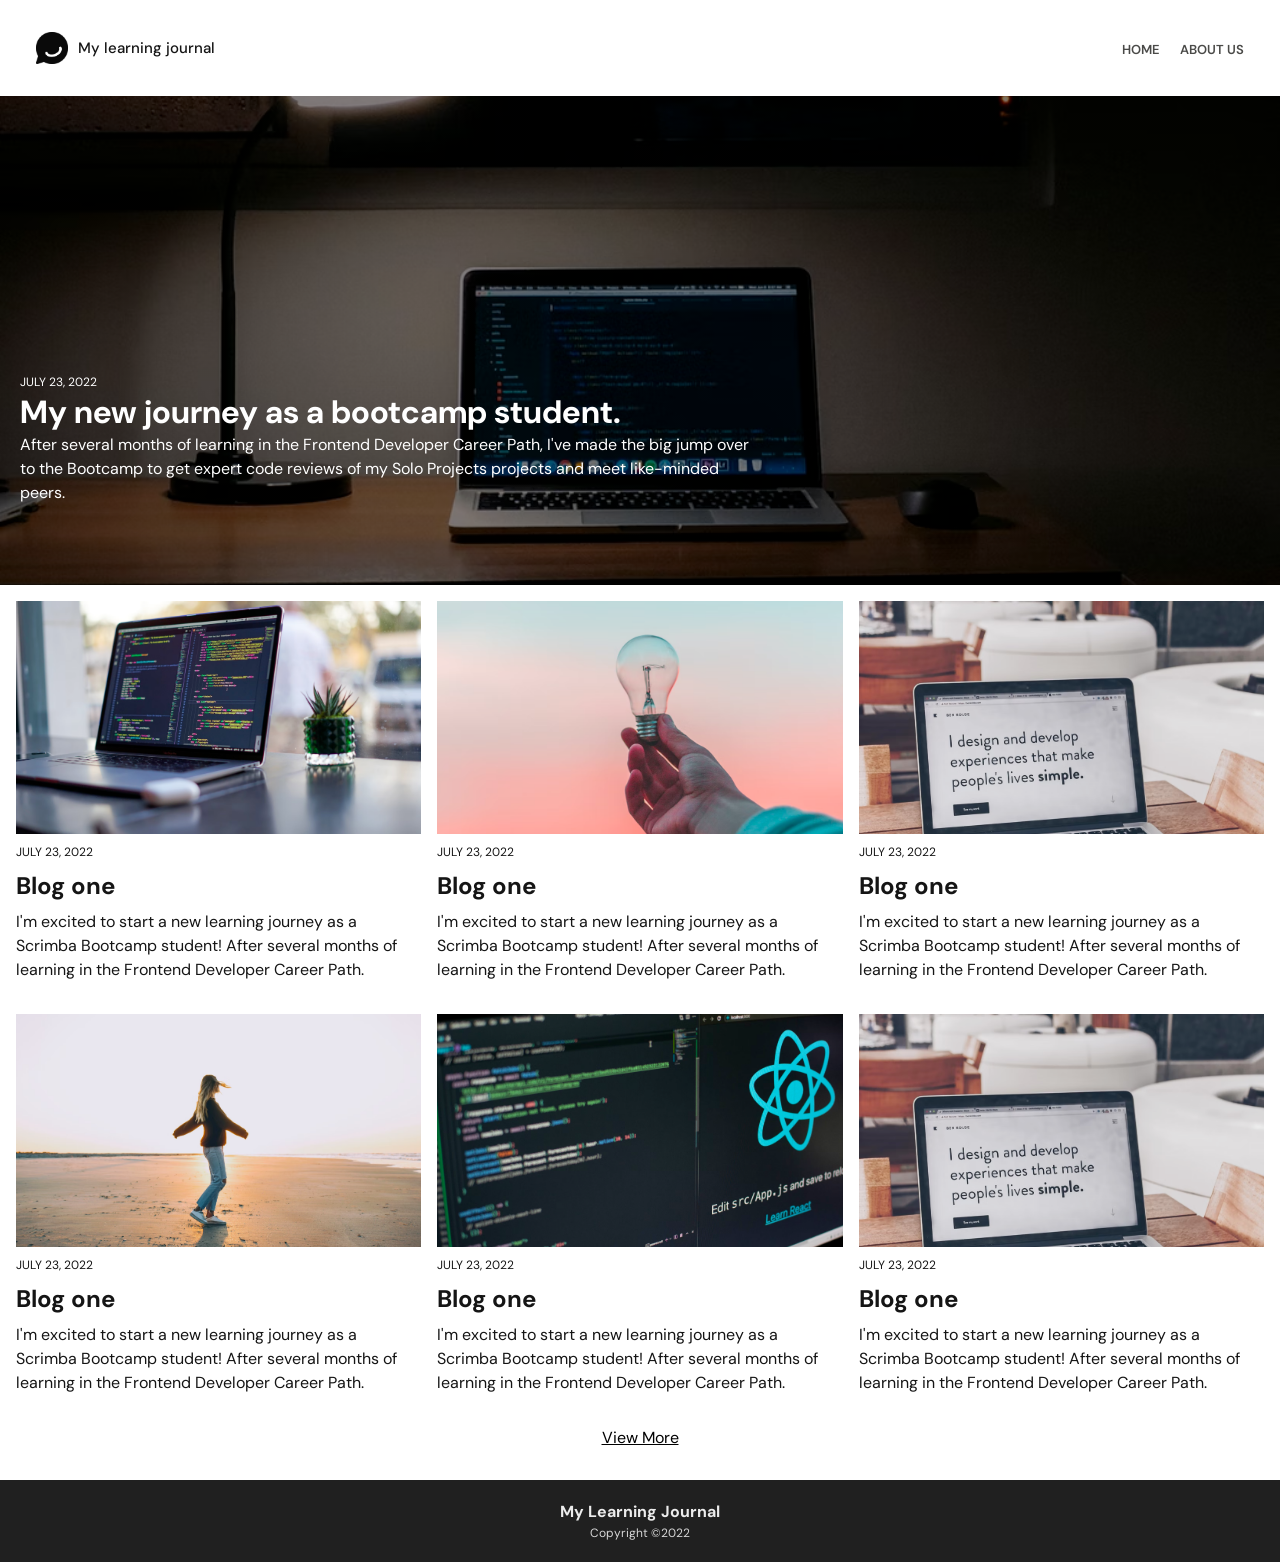
<file: index.html>
<html>
    <head>
        <title>My Learning Journal</title>
        <!-- Meta tags -->
         <meta name="viewport" content="width=device-width, initial-scale=1.0">

        <!-- Google fonts -->
         <link rel="preconnect" href="https://fonts.googleapis.com">
         <link rel="preconnect" href="https://fonts.gstatic.com" crossorigin>
         <link href="https://fonts.googleapis.com/css2?family=DM+Sans:ital,opsz,wght@0,9..40,100..1000;1,9..40,100..1000&display=swap" rel="stylesheet">
         <!-- Custom css -->
        <link rel="stylesheet" href="css/style.css">

    </head>
    <body>
        <header class="main-header">
            <nav>
                <div class="navbar">
                    <div class="logo-container">
                        <img src="images/logo-img.png" alt="The blog's page logo">
                        <h2>My learning journal</h2>
                    </div>
                    <ul class="nav-links">
                        <li><a href="index.html">Home</a></li>
                        <li><a href="about.html">About Us</a></li>
                    </ul>
                    <button class="hamburger" id="hamburger" aria-label="Toggle navigation" aria-expanded="false">
                        <span class="bar"></span>
                        <span class="bar"></span>
                        <span class="bar"></span>
                    </button>
                </div>

                <div class="mobile-nav" id="mobileNav" aria-hidden="true">
                <ul>
                    <li>
                    <a href="index.html">
                        <svg class="nav-icon" viewBox="0 0 16 16" fill="none" xmlns="http://www.w3.org/2000/svg">
                        <path d="M2 6.5L8 2l6 4.5V14H10v-3H6v3H2V6.5z" stroke="currentColor" stroke-width="1.2" stroke-linejoin="round"/>
                        </svg>
                        Home
                    </a>
                    </li>
                    <li>
                    <a href="about.html">
                        <svg class="nav-icon" viewBox="0 0 16 16" fill="none" xmlns="http://www.w3.org/2000/svg">
                        <circle cx="8" cy="5" r="2.5" stroke="currentColor" stroke-width="1.2"/>
                        <path d="M2.5 13c0-2.485 2.462-4.5 5.5-4.5s5.5 2.015 5.5 4.5" stroke="currentColor" stroke-width="1.2" stroke-linecap="round"/>
                        </svg>
                        About Us
                    </a>
                    </li>
                </ul>
                </div>
            </nav>

            <a href="blog.html" class="go-to-blog-link">
                <div class="featured-blog">
                <p class="date-text">JULY 23, 2022</p>
                <h1 class="featured-heading">My new journey as a bootcamp student.</h1>
                <p class="featured-text">After several months of learning in the Frontend Developer Career Path, I've made the big jump over to the Bootcamp to get expert code reviews of my Solo Projects projects and meet like-minded peers.</p>
                </div>
            </a>
            </header>

        <main class="main-index">
            <div class="articles-container">
                <a href="blog.html" class="go-to-blog-link">
                    <article>
                        <img src="images/blog-1.png" alt="This is a descriptive image for the blog in question">
                        <p class="date-text">JULY 23, 2022</p>
                        <h2 class="blog-title">Blog one</h2>
                        <p class="blog-text">I'm excited to start a new learning journey as a Scrimba Bootcamp student! After several months of learning in the Frontend Developer Career Path.</p>

                    </article>
                </a>
                
                <a href="blog.html" class="go-to-blog-link">
                    <article>
                        <img src="images/blog-2.png" alt="This is a descriptive image for the blog in question">
                        <p class="date-text">JULY 23, 2022</p>
                        <h2 class="blog-title">Blog one</h2>
                        <p class="blog-text">I'm excited to start a new learning journey as a Scrimba Bootcamp student! After several months of learning in the Frontend Developer Career Path.</p>

                    </article>
                </a>

                <a href="blog.html" class="go-to-blog-link">
                    <article>
                        <img src="images/blog-3.png" alt="This is a descriptive image for the blog in question">
                        <p class="date-text">JULY 23, 2022</p>
                        <h2 class="blog-title">Blog one</h2>
                        <p class="blog-text">I'm excited to start a new learning journey as a Scrimba Bootcamp student! After several months of learning in the Frontend Developer Career Path.</p>

                    </article>
                </a>

                <a href="blog.html" class="go-to-blog-link">
                    <article>
                        <img src="images/blog-4.png" alt="This is a descriptive image for the blog in question">
                        <p class="date-text">JULY 23, 2022</p>
                        <h2 class="blog-title">Blog one</h2>
                        <p class="blog-text">I'm excited to start a new learning journey as a Scrimba Bootcamp student! After several months of learning in the Frontend Developer Career Path.</p>

                    </article>
                </a>

                <a href="blog.html" class="go-to-blog-link">
                    <article>
                        <img src="images/blog-5.png" alt="This is a descriptive image for the blog in question">
                        <p class="date-text">JULY 23, 2022</p>
                        <h2 class="blog-title">Blog one</h2>
                        <p class="blog-text">I'm excited to start a new learning journey as a Scrimba Bootcamp student! After several months of learning in the Frontend Developer Career Path.</p>

                    </article>
                </a>

                <a href="blog.html" class="go-to-blog-link">
                    <article>
                        <img src="images/blog-6.png" alt="This is a descriptive image for the blog in question">
                        <p class="date-text">JULY 23, 2022</p>
                        <h2 class="blog-title">Blog one</h2>
                        <p class="blog-text">I'm excited to start a new learning journey as a Scrimba Bootcamp student! After several months of learning in the Frontend Developer Career Path.</p>

                    </article>
                </a>
                

            </div>
            <a href="#" class="view-more-link">View More</a>
        </main>

        <footer>
            <p class="footer-text">My Learning Journal</p>
            <p class="footer-copy">Copyright ©2022</p>
        </footer> 
        <script src="script.js"></script>
    </body>
</html>
</file>
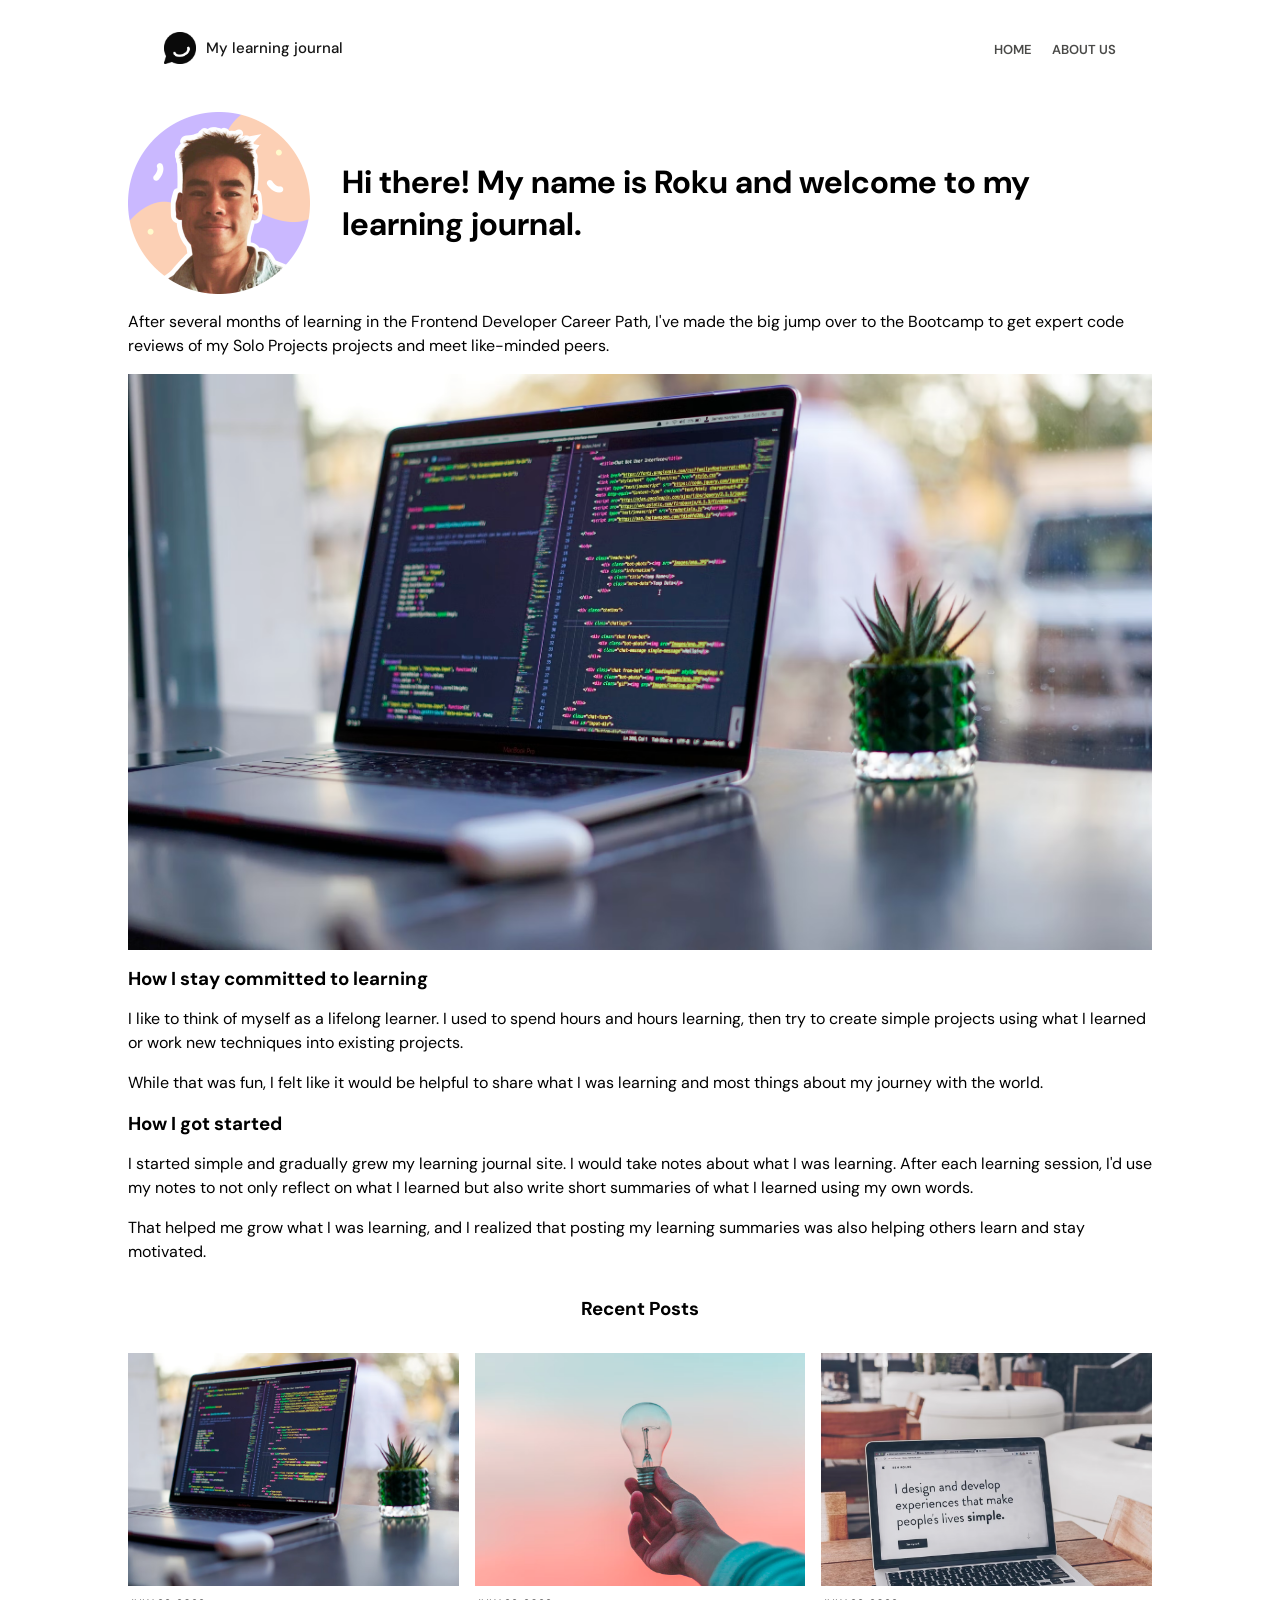
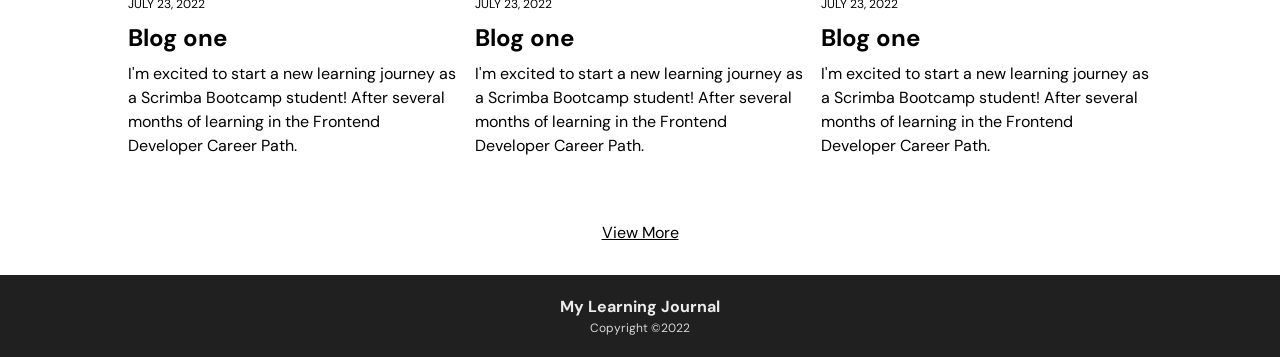
<file: about.html>
<html>
    <head>
        <title>My Learning Journal</title>
        <!-- Meta tags -->
         <meta name="viewport" content="width=device-width, initial-scale=1.0">

        <!-- Google fonts -->
         <link rel="preconnect" href="https://fonts.googleapis.com">
         <link rel="preconnect" href="https://fonts.gstatic.com" crossorigin>
         <link href="https://fonts.googleapis.com/css2?family=DM+Sans:ital,opsz,wght@0,9..40,100..1000;1,9..40,100..1000&display=swap" rel="stylesheet">
         <!-- Custom css -->
        <link rel="stylesheet" href="css/style.css">
    </head>
    <body>
        <header class="main-header about-header">
            <nav>
                <div class="navbar">
                    <div class="logo-container">
                        <img src="images/logo-img.png" alt="The blog's page logo">
                        <h2>My learning journal</h2>
                    </div>
                    <ul class="nav-links">
                        <li><a href="index.html">Home</a></li>
                        <li><a href="about.html">About Us</a></li>
                    </ul>
                    <button class="hamburger" id="hamburger" aria-label="Toggle navigation" aria-expanded="false">
                        <span class="bar"></span>
                        <span class="bar"></span>
                        <span class="bar"></span>
                    </button>
                </div>

                <div class="mobile-nav" id="mobileNav" aria-hidden="true">
                <ul>
                    <li>
                    <a href="index.html">
                        <svg class="nav-icon" viewBox="0 0 16 16" fill="none" xmlns="http://www.w3.org/2000/svg">
                        <path d="M2 6.5L8 2l6 4.5V14H10v-3H6v3H2V6.5z" stroke="currentColor" stroke-width="1.2" stroke-linejoin="round"/>
                        </svg>
                        Home
                    </a>
                    </li>
                    <li>
                    <a href="about.html">
                        <svg class="nav-icon" viewBox="0 0 16 16" fill="none" xmlns="http://www.w3.org/2000/svg">
                        <circle cx="8" cy="5" r="2.5" stroke="currentColor" stroke-width="1.2"/>
                        <path d="M2.5 13c0-2.485 2.462-4.5 5.5-4.5s5.5 2.015 5.5 4.5" stroke="currentColor" stroke-width="1.2" stroke-linecap="round"/>
                        </svg>
                        About Us
                    </a>
                    </li>
                </ul>
                </div>
            </nav>
        </header>

        <main class="main-about">

            <div class="about-section__container">
                <section class="about-section">

                    <div class="about-me">
                        <img class="about-img" src="images/avatar.png" alt="The blog owner's avatar">
                        <h1 class="about-title">Hi there! My name is Roku and welcome to my learning journal.</h1>
                    </div>
                    

                    <p class="blog-intro-text">
                        After several months of learning in the Frontend Developer Career Path, I've made the big jump over to the Bootcamp to get expert code reviews of my Solo Projects projects and meet like-minded peers.
                    </p>

                    <img src="images/blog-1.png" alt="Blog details section descriptive image">

                    <h3 class="blog-subheading-1">
                        How I stay committed to learning
                    </h3>

                    <p>
                        I like to think of myself as a lifelong learner. I used to spend hours and hours learning, then try to create simple projects using what I learned or work new techniques into existing projects.
                    </p>

                    <p>
                        While that was fun, I felt like it would be helpful to share what I was learning and most things about my journey with the world.
                    </p>

                    <h3 class="blog-subheading-2">How I got started</h3>

                    <p>
                        I started simple and gradually grew my learning journal site. I would take notes about what I was learning. After each learning session, I'd use my notes to not only reflect on what I learned but also write short summaries of what I learned using my own words.
                    </p>

                    <p>
                        That helped me grow what I was learning, and I realized that posting my learning summaries was also helping others learn and stay motivated.
                    </p>
                </section>

                <section class="recent-blogs">

                    <h3>Recent Posts</h3>

                    <div class="recent-blogs__container">

                        <article>
                            <img src="images/blog-1.png" alt="This is a descriptive image for the blog in question">
                            <p class="date-text">JULY 23, 2022</p>
                            <h2 class="blog-title">Blog one</h2>
                            <p class="blog-text">I'm excited to start a new learning journey as a Scrimba Bootcamp student! After several months of learning in the Frontend Developer Career Path.</p>

                        </article>

                        <article>
                            <img src="images/blog-2.png" alt="This is a descriptive image for the blog in question">
                            <p class="date-text">JULY 23, 2022</p>
                            <h2 class="blog-title">Blog one</h2>
                            <p class="blog-text">I'm excited to start a new learning journey as a Scrimba Bootcamp student! After several months of learning in the Frontend Developer Career Path.</p>

                        </article>

                        <article>
                            <img src="images/blog-3.png" alt="This is a descriptive image for the blog in question">
                            <p class="date-text">JULY 23, 2022</p>
                            <h2 class="blog-title">Blog one</h2>
                            <p class="blog-text">I'm excited to start a new learning journey as a Scrimba Bootcamp student! After several months of learning in the Frontend Developer Career Path.</p>

                        </article>

                    </div>

                    

                    <a href="#" class="view-more-link">View More</a>

                </section>
            </div>

            
            
        </main>

        <footer>
            <p class="footer-text">My Learning Journal</p>
            <p class="footer-copy">Copyright ©2022</p>
        </footer>
        <script src="script.js"></script>
    </body>
</html>
</file>
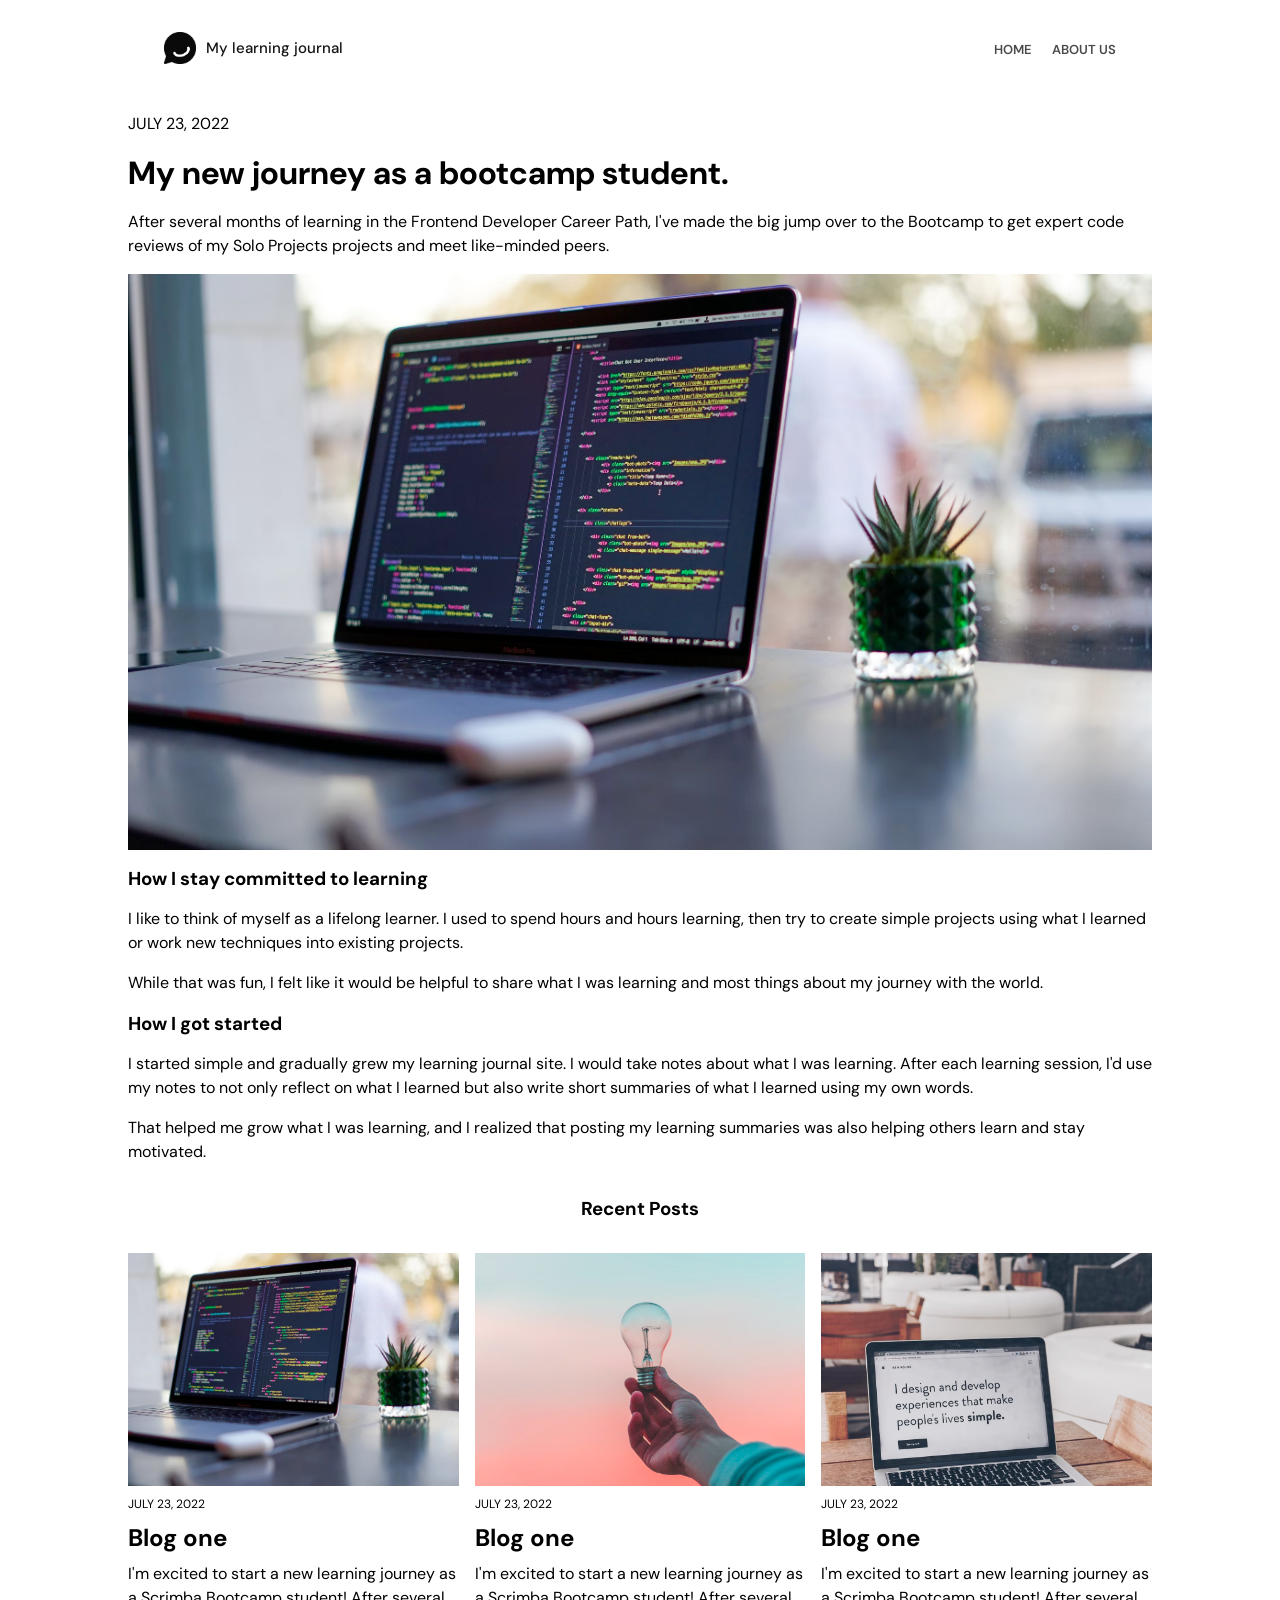
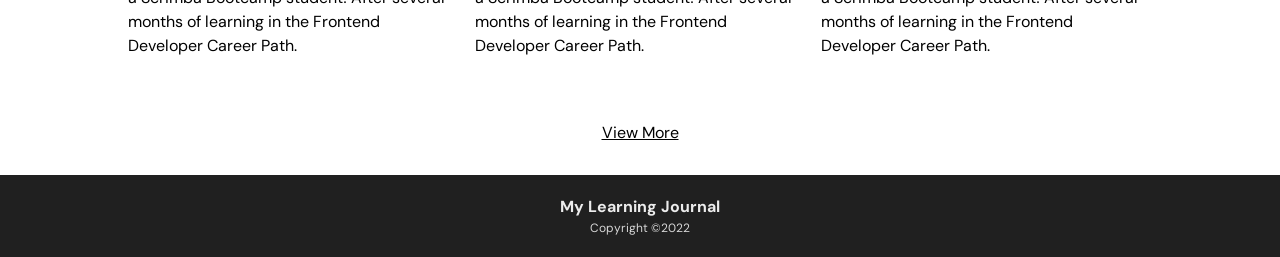
<file: blog.html>
<html>
    <head>
        <title>My Learning Journal</title>
        <!-- Meta tags -->
         <meta name="viewport" content="width=device-width, initial-scale=1.0">

        <!-- Google fonts -->
         <link rel="preconnect" href="https://fonts.googleapis.com">
         <link rel="preconnect" href="https://fonts.gstatic.com" crossorigin>
         <link href="https://fonts.googleapis.com/css2?family=DM+Sans:ital,opsz,wght@0,9..40,100..1000;1,9..40,100..1000&display=swap" rel="stylesheet">
         <!-- Custom css -->
        <link rel="stylesheet" href="css/style.css">
    </head>
    <body>
        <header class="main-header blog-header">
            <nav>
                <div class="navbar">
                    <div class="logo-container">
                        <img src="images/logo-img.png" alt="The blog's page logo">
                        <h2>My learning journal</h2>
                    </div>
                    <ul class="nav-links">
                        <li><a href="index.html">Home</a></li>
                        <li><a href="about.html">About Us</a></li>
                    </ul>
                    <button class="hamburger" id="hamburger" aria-label="Toggle navigation" aria-expanded="false">
                        <span class="bar"></span>
                        <span class="bar"></span>
                        <span class="bar"></span>
                    </button>
                </div>

                <div class="mobile-nav" id="mobileNav" aria-hidden="true">
                <ul>
                    <li>
                    <a href="index.html">
                        <svg class="nav-icon" viewBox="0 0 16 16" fill="none" xmlns="http://www.w3.org/2000/svg">
                        <path d="M2 6.5L8 2l6 4.5V14H10v-3H6v3H2V6.5z" stroke="currentColor" stroke-width="1.2" stroke-linejoin="round"/>
                        </svg>
                        Home
                    </a>
                    </li>
                    <li>
                    <a href="about.html">
                        <svg class="nav-icon" viewBox="0 0 16 16" fill="none" xmlns="http://www.w3.org/2000/svg">
                        <circle cx="8" cy="5" r="2.5" stroke="currentColor" stroke-width="1.2"/>
                        <path d="M2.5 13c0-2.485 2.462-4.5 5.5-4.5s5.5 2.015 5.5 4.5" stroke="currentColor" stroke-width="1.2" stroke-linecap="round"/>
                        </svg>
                        About Us
                    </a>
                    </li>
                </ul>
                </div>
            </nav>
        </header>

        <main class="main-blog">

            <section class="blog-details">
                <p class="data-text">JULY 23, 2022</p>
                <h1 class="blog-title">My new journey as a bootcamp student.</h1>

                <p class="blog-intro-text">
                    After several months of learning in the Frontend Developer Career Path, I've made the big jump over to the Bootcamp to get expert code reviews of my Solo Projects projects and meet like-minded peers.
                </p>

                <img src="images/blog-1.png" alt="Blog details section descriptive image">

                <h3 class="blog-subheading-1">
                    How I stay committed to learning
                </h3>

                <p>
                    I like to think of myself as a lifelong learner. I used to spend hours and hours learning, then try to create simple projects using what I learned or work new techniques into existing projects.
                </p>

                <p>
                    While that was fun, I felt like it would be helpful to share what I was learning and most things about my journey with the world.
                </p>

                <h3 class="blog-subheading-2">How I got started</h3>

                <p>
                    I started simple and gradually grew my learning journal site. I would take notes about what I was learning. After each learning session, I'd use my notes to not only reflect on what I learned but also write short summaries of what I learned using my own words.
                </p>

                <p>
                    That helped me grow what I was learning, and I realized that posting my learning summaries was also helping others learn and stay motivated.
                </p>
            </section>

            <section class="recent-blogs">

                <h3>Recent Posts</h3>

                <div class="recent-blogs__container">

                    <article>
                        <img src="images/blog-1.png" alt="This is a descriptive image for the blog in question">
                        <p class="date-text">JULY 23, 2022</p>
                        <h2 class="blog-title">Blog one</h2>
                        <p class="blog-text">I'm excited to start a new learning journey as a Scrimba Bootcamp student! After several months of learning in the Frontend Developer Career Path.</p>

                    </article>

                    <article>
                        <img src="images/blog-2.png" alt="This is a descriptive image for the blog in question">
                        <p class="date-text">JULY 23, 2022</p>
                        <h2 class="blog-title">Blog one</h2>
                        <p class="blog-text">I'm excited to start a new learning journey as a Scrimba Bootcamp student! After several months of learning in the Frontend Developer Career Path.</p>

                    </article>

                    <article>
                        <img src="images/blog-3.png" alt="This is a descriptive image for the blog in question">
                        <p class="date-text">JULY 23, 2022</p>
                        <h2 class="blog-title">Blog one</h2>
                        <p class="blog-text">I'm excited to start a new learning journey as a Scrimba Bootcamp student! After several months of learning in the Frontend Developer Career Path.</p>

                    </article>

                </div>

                

                <a href="#" class="view-more-link">View More</a>

            </section>
            
        </main>

        <footer>
            <p class="footer-text">My Learning Journal</p>
            <p class="footer-copy">Copyright ©2022</p>
        </footer>
        <script src="script.js"></script>
    </body>
</html>
</file>
<file: css/style.css>
*,
*::before,
*::after {
    box-sizing: border-box;
    margin: 0;
    padding: 0;
}

:root {
  --color-background-primary: #ffffff;
  --color-background-secondary: #f5f5f4;
  --color-background-tertiary: #e8e8e6;

  --color-text-primary: #151515;
  --color-text-secondary: #4a4a48;
  --color-text-tertiary: #8a8a87;

  --color-border-tertiary: rgba(0, 0, 0, 0.12);
  --color-border-secondary: rgba(0, 0, 0, 0.25);
  --color-border-primary: rgba(0, 0, 0, 0.35);

  --border-radius-sm: 4px;
  --border-radius-md: 8px;
  --border-radius-lg: 12px;
  --border-radius-xl: 16px;

  --font-sans: 'DM Sans', sans-serif;
  --transition-fast: 0.15s ease;
  --transition-normal: 0.25s ease;
  --transition-slow: 0.35s ease;
}


html, 
body {
    margin: 0;
    padding: 0;
}


/* =================
-----Typography-----
==================*/

body {
    font-family: "DM Sans", sans-serif;
}

h1,
h2 {
    font-weight: 700;
}

h1 {
    font-size: 2rem;
}

h2 {
    font-size: 1.5rem;
}

p {
    font-size: 1rem;
    font-weight: 400;
    line-height: 1.5;
}

.date-text {
    font-size: 0.75rem;
    font-weight: 400;
}

img {
    width: 100%;
    object-fit: cover;
}

.go-to-blog-link {
    text-decoration: none;
    color: #151515;
}

/* =================
-----Layout-----
==================*/

body {
    display: grid;
    grid-template-columns: 1em 1fr 1em;
    row-gap: 1em;
    grid-template-areas: 
        "head head head"
        "... main ..."
        "foot foot foot"
    ;

}
nav {
    width: 100%;
}

.main-header {
    grid-area: head;
    width: 100%;
}

footer {
    grid-area: foot;
}


/* =================
-----Main Styles-----
==================*/

.main-index,
.main-about,
.main-blog {
    grid-area: main;
}

.articles-container {
    
    display: grid;
    grid-template-columns: 1fr;
    row-gap: 2em;
}

article {
    display: flex;
    flex-direction: column;
    gap: 0.5625em;
}

article img {
    height: 233px;
}

.view-more-link {
    color: #000000;
    font-size: 1rem;
    text-align: center;
    display: block;
    margin: 2em auto 1em;
}

/* =================
-----Header-----
==================*/

.logo-container img {
    width: 24px;
    height: 24px;
}

.main-header {
    display: flex;
    flex-direction: column;
}

nav {
    padding: 1.25em 1em;
    background-color: white;
    display: flex;
    justify-content: space-between;
    align-items: center;
}

.logo-container {
    display: flex;
    gap: 0.5em;
    align-items: center;
}

.nav-links {
    list-style-type: none;
    display: flex;
    align-items: center;
    gap: 1em;
}

nav li a {
    text-decoration: none;
    color: #090909;
    font-size: 0.75rem;
    text-transform: uppercase;
    font-weight: 600;
}

.featured-blog {
    padding: 5em 1.25em;
    background: linear-gradient(rgba(0, 0, 0, 0.5), rgba(0, 0, 0, 0.5)), url(../images/featured-blog.png);
    background-size: cover;
    background-position: bottom  20% left 20%;
    background-repeat: no-repeat;
    color: #fff;
    width: 100%;
    min-height: 293px;
}



footer {
    padding: 1.25em 0;
    text-align: center;
    display: flex;
    flex-direction: column;
    justify-content: center;
    align-items: center;
    background-color: #202020;
}

.footer-text {
    color: #ECECEC;
    font-weight: 700;
}

.footer-copy {
    color: #D7D7D7;
    font-weight: 400;
    font-size: 0.75rem;
}

/* =================
-----NavBar-----
================== */

.navbar {
  display: flex;
  align-items: center;
  justify-content: space-between;
  padding: 0 1.25rem;
  height: 56px;
  width: 100%;
  background: var(--color-background-primary);
  border: none;                  /* ← remove the box border */
  /* border-bottom: 0.5px solid var(--color-border-tertiary); ← bottom line only */
  border-radius: 0;              /* ← remove rounded corners */
  position: relative;
  z-index: 10;
}

.logo-container {
  display: flex;
  align-items: center;
  gap: 10px;
  flex-shrink: 0;
}

.logo-container img {
  width: 32px;
  height: 32px;
  object-fit: contain;
}

.logo-container h2 {
  font-size: 0.9375rem;
  font-weight: 500;
  white-space: nowrap;
  color: var(--color-text-primary);
}

.nav-links {
  display: none;
  list-style: none;
  gap: 1.25em;
}

.nav-links a {
  font-size: 0.8125rem;
  color: var(--color-text-secondary);
  text-decoration: none;
  transition: color var(--transition-fast);
}

.nav-links a:hover {
  color: var(--color-text-primary);
}

.hamburger {
  width: 36px;
  height: 36px;
  display: flex;
  flex-direction: column;
  justify-content: center;
  align-items: center;
  gap: 5px;
  border: none;
  cursor: pointer;
  background: transparent;
  border-radius: var(--border-radius-sm);
  transition: background var(--transition-fast);
}

.hamburger:hover {
  background: var(--color-background-secondary);
}

.bar {
  display: block;
  width: 20px;
  height: 1.5px;
  background: var(--color-text-primary);
  border-radius: 2px;
  transition: transform 0.3s cubic-bezier(.77,0,.18,1), opacity 0.2s, width 0.3s;
  transform-origin: center;
}

.hamburger.open .bar:nth-child(1) {
  transform: translateY(6.5px) rotate(45deg);
}

.hamburger.open .bar:nth-child(2) {
  opacity: 0;
  width: 0;
}

.hamburger.open .bar:nth-child(3) {
  transform: translateY(-6.5px) rotate(-45deg);
}

/* ── Mobile Drawer ── */

.mobile-nav {
  overflow: hidden;
  max-height: 0;
  opacity: 0;
  width: 100%;
  transition: max-height 0.35s cubic-bezier(.77,0,.18,1), opacity 0.25s;
  background: var(--color-background-primary);
  /* border-bottom: 0.5px solid var(--color-border-tertiary); */
  border-radius: 0;              /* ← remove rounded corners */
  position: relative;
  z-index: 9;
  margin-top: 0;                 /* ← remove the -4px overlap */
}

.mobile-nav.open {
  max-height: 400px;
  opacity: 1;
}

.mobile-nav ul {
  list-style: none;
  padding: 0.5rem 0 1rem;
}

.mobile-nav li a {
  display: flex;
  align-items: center;
  gap: 10px;
  padding: 11px 1.25rem;
  font-size: 0.875rem;
  color: var(--color-text-secondary);
  text-decoration: none;
  transition: background var(--transition-fast), color var(--transition-fast);
}

.mobile-nav li a:hover {
  background: var(--color-background-secondary);
  color: var(--color-text-primary);
}

.nav-icon {
  width: 16px;
  height: 16px;
  opacity: 0.5;
  flex-shrink: 0;
}

/* ── Responsive: hide hamburger on wide screens ── */

@media (min-width: 640px) {
  .hamburger {
    display: none;
  }

  .nav-links {
    display: flex;
  }

  .mobile-nav {
    display: none !important;
  }
}
/* =================
-----Recent posts-----
==================*/

.recent-blogs {
    display: flex;
    flex-direction: column;
    gap: 2em;
}

.recent-blogs__container {
    display: grid;
    grid-template-columns: 1fr;
    row-gap: 2em;
}

.recent-blogs h3 {
    text-align: center;
}


/* =================
-----ABout Page-----
==================*/



.main-about {
    display: grid;
    grid-template-columns: 1fr;
    row-gap: 1em;
}

.about-me {
    display: flex;
    flex-direction: column;
    gap: 0.7em;
}


.about-img {
    width: 182px;
    height: 182px;
    display: block;
    margin: 0 auto;
}

.about-section__container {
    display: grid;
    grid-template-columns: 1fr;
    row-gap: 2em;
}

.about-section {
    display: flex;
    flex-direction: column;
    gap: 1em;
}

/* .about-header {
    grid-row: span 3;
} */

/* =================
-----Blog Page-----
==================*/

.main-blog {
    display: flex;
    flex-direction: column;
    gap: 2em;
}

.blog-details {
    display: flex;
    flex-direction: column;
    gap: 1em;
}



/* =================
-----Media Queries-----
==================*/
@media (min-width: 576px) {

    .featured-blog {
        min-height: 489px;
        display: flex;
        flex-direction: column;
        justify-content: end;
    }

    .articles-container
     {
        grid-template-columns: repeat(2, 1fr);
        column-gap: 1em;
    }

    .recent-blogs__container {
        grid-template-columns: 1fr 1fr;
        column-gap: 1em;
    }

}

@media (min-width: 640px) {
    .hamburger { display: none; }
    .nav-links { display: flex; }
    .mobile-nav { display: none !important; }
  }


@media (min-width: 768px) {

    .articles-container {
        max-width: 1280px;
        margin: 0 auto;
        grid-template-columns: repeat(3, 1fr);
        column-gap: 1em;
    }

    .featured-text {
        max-width: 60%;
    }

    .recent-blogs__container {
        grid-template-columns: 1fr 1fr 1fr;
        column-gap: 1em;
    }

    .about-me {
        flex-direction: row;
        gap: 2em;
        align-items: center;
    }
}

@media (min-width: 1024px) {
    .about-header nav ,
    .blog-header nav,
    .main-about,
    .main-blog {
        max-width: 1024px;
        width: 100%;
        margin: 0 auto;
    }
    /* .main-about {
        max-width: 1024px;
        width: 100%;
        margin: 0 auto;
    } */
}
</file>
